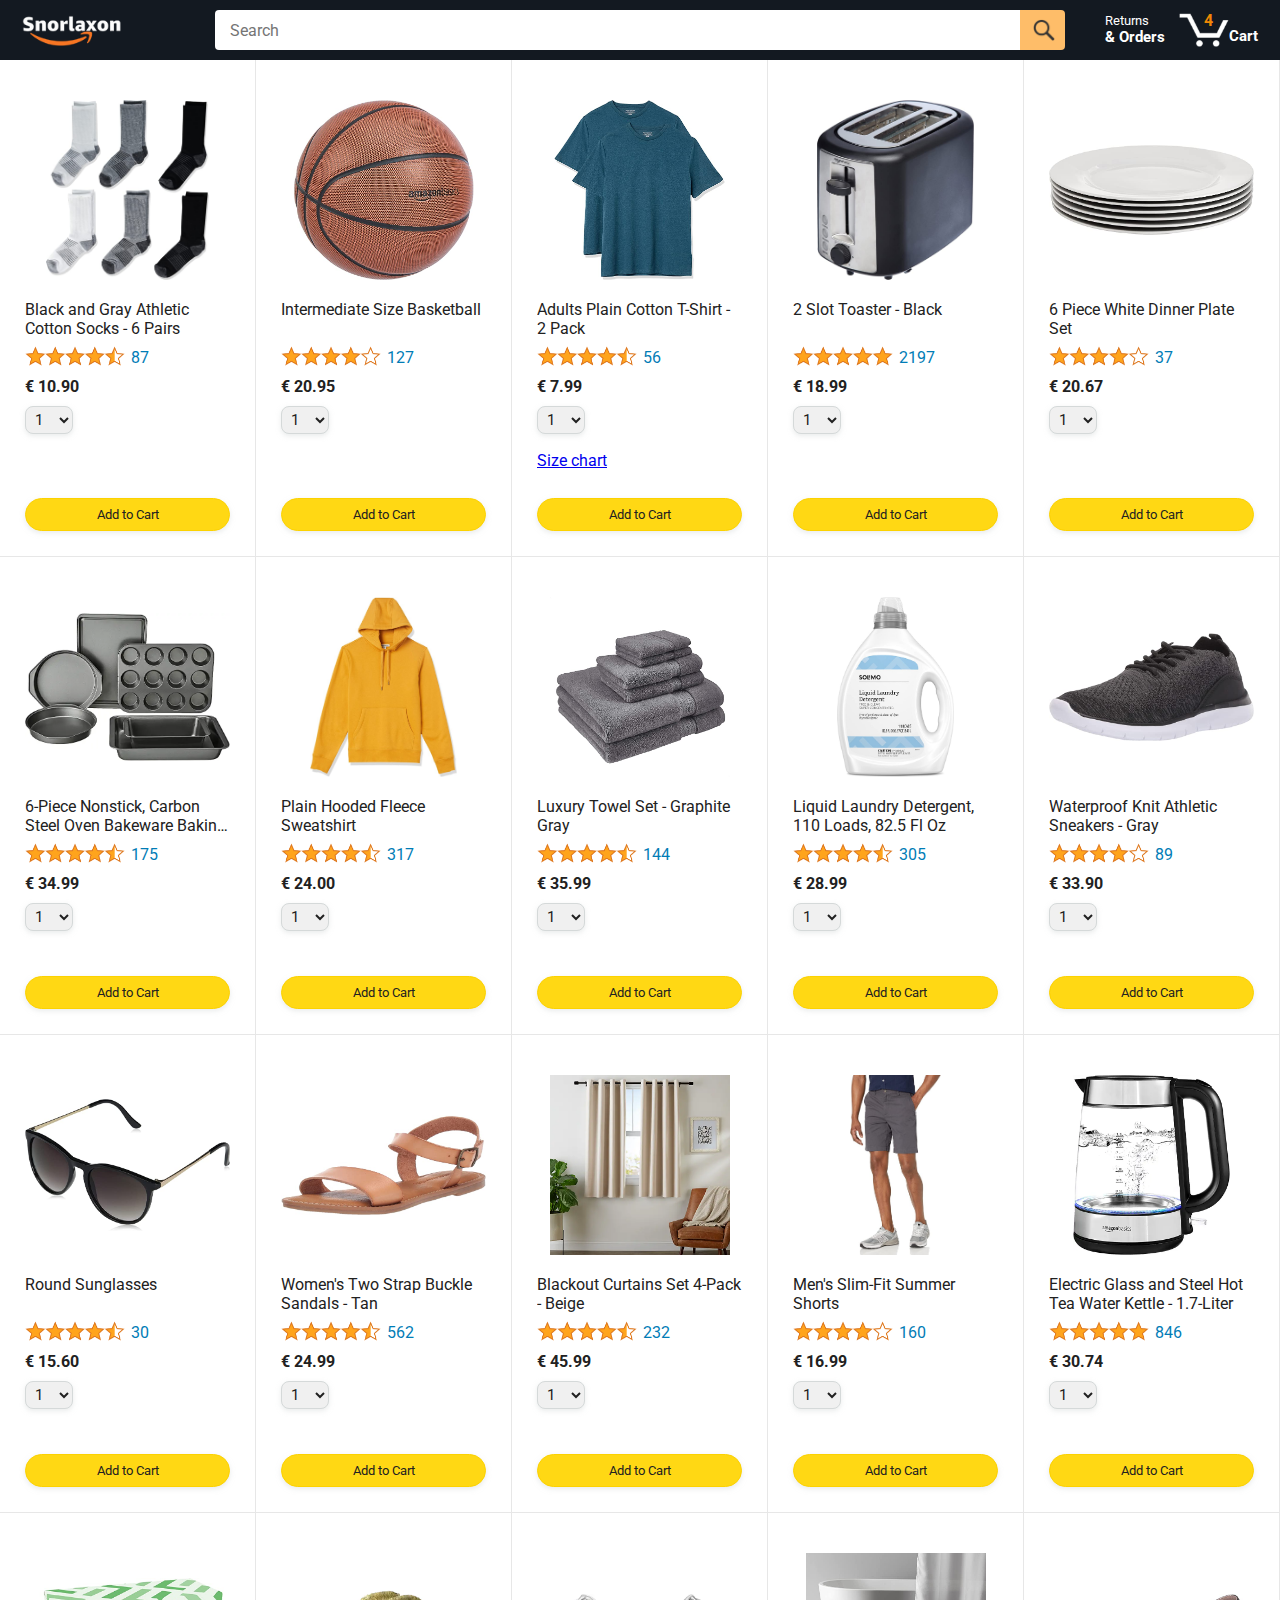
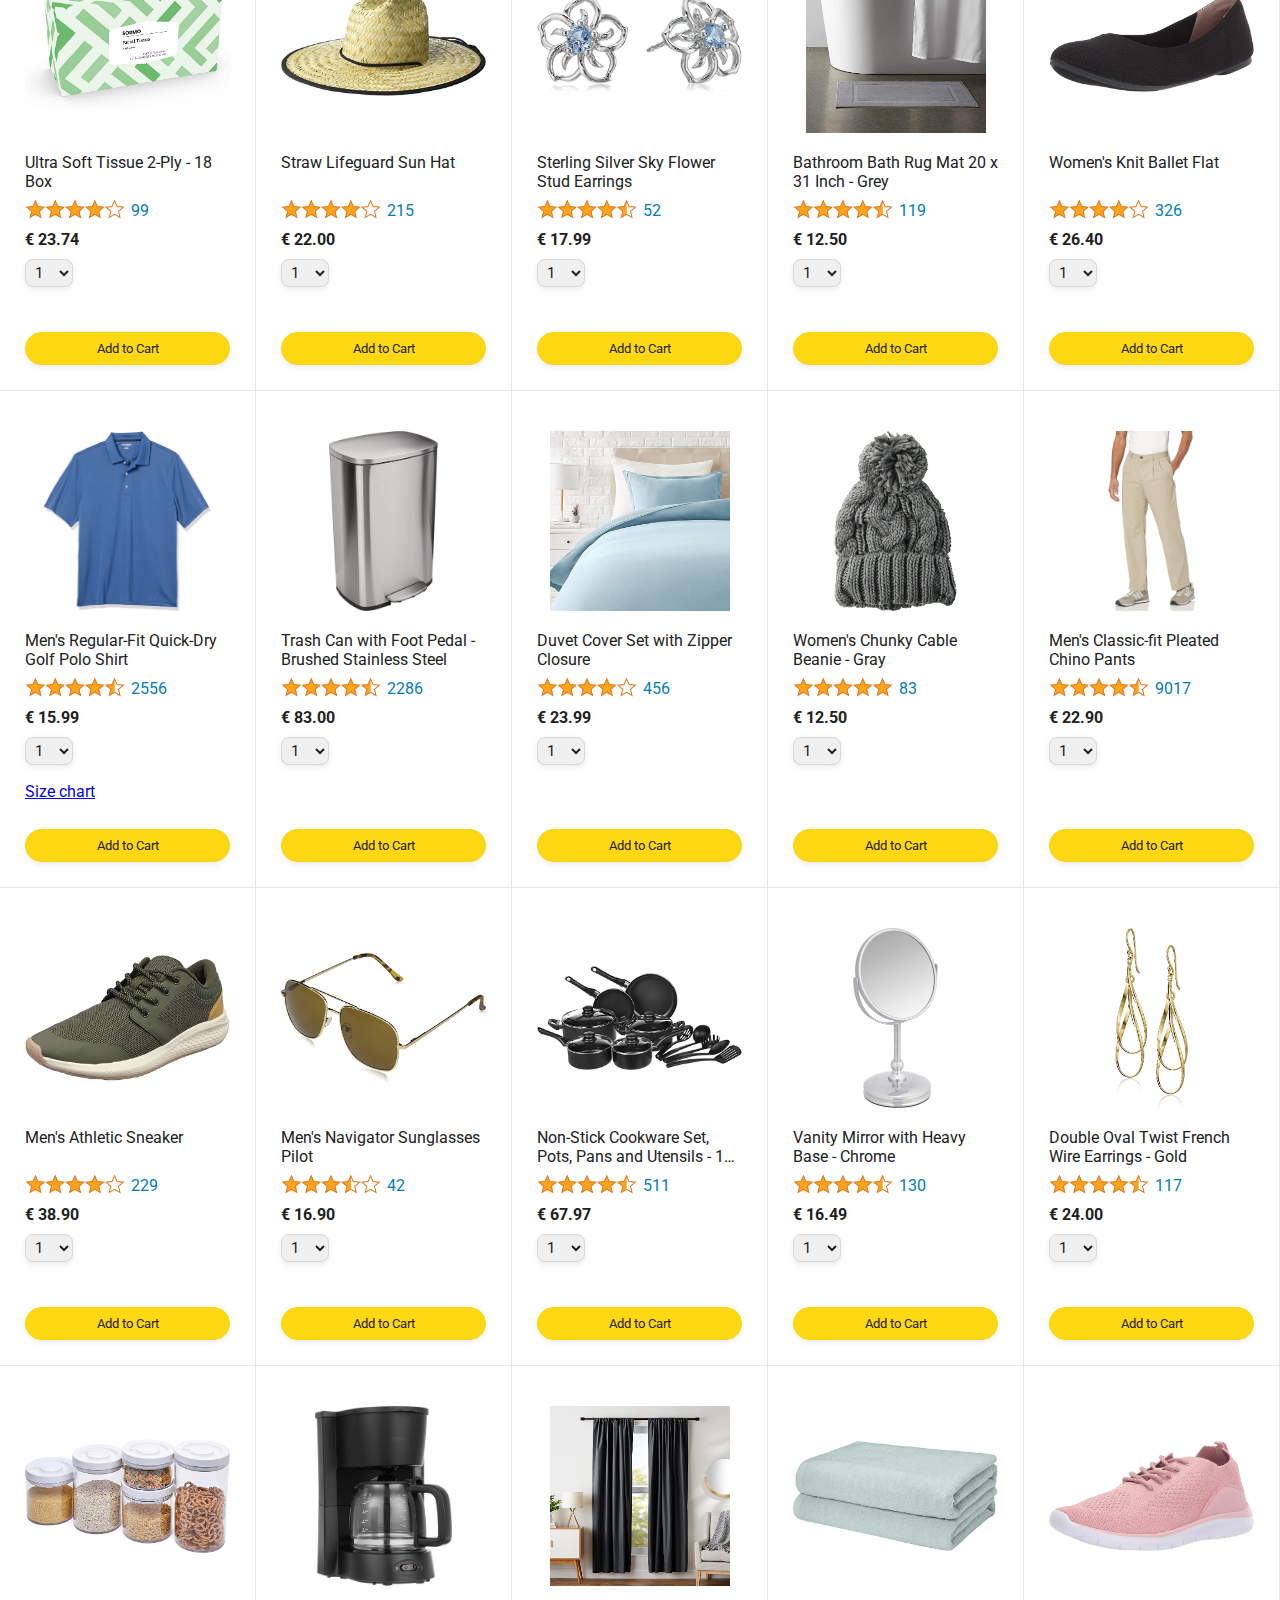
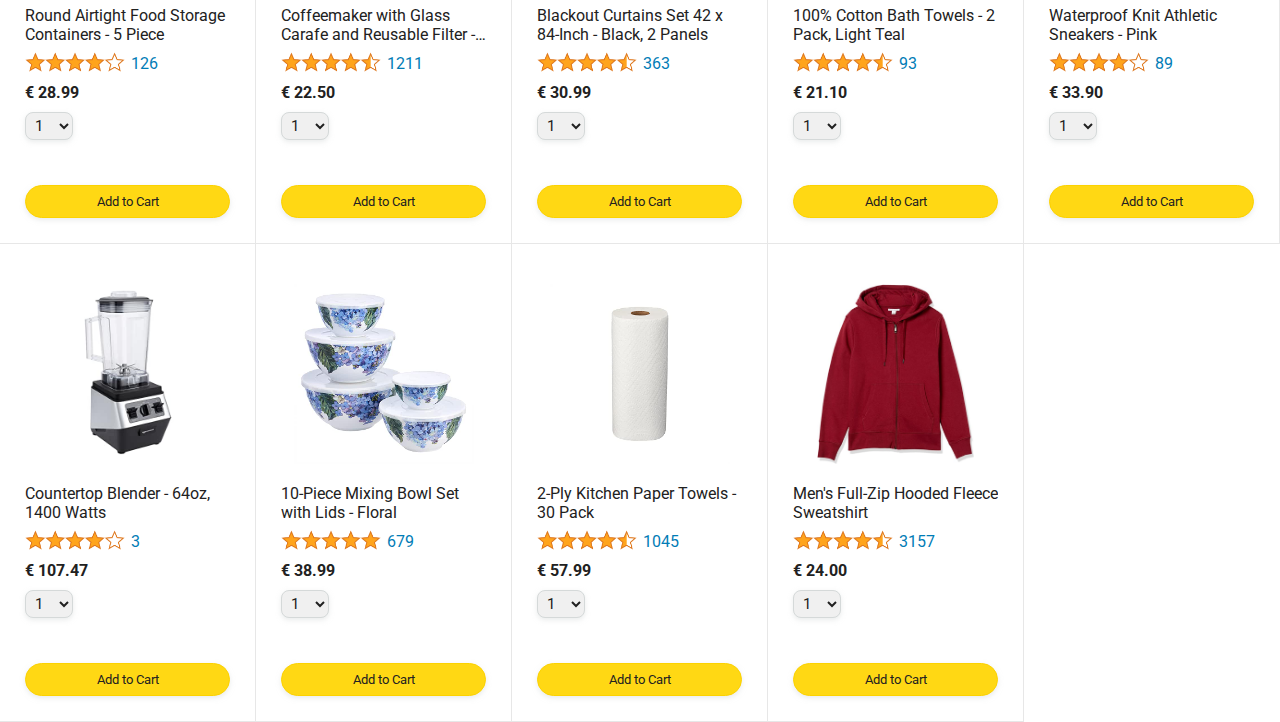
<file: index.html>
<!DOCTYPE html>
<html>
  <head>
    <title>Amazon Project</title>

    <!-- This code is needed for responsive design to work.
      (Responsive design = make the website look good on
      smaller screen sizes like a phone or a tablet). -->
    <meta name="viewport" content="width=device-width, initial-scale=1">

    <!-- Load a font called Roboto from Google Fonts. -->
    <link rel="preconnect" href="https://fonts.googleapis.com">
    <link rel="preconnect" href="https://fonts.gstatic.com" crossorigin>
    <link href="https://fonts.googleapis.com/css2?family=Roboto:wght@400;500;700&display=swap" rel="stylesheet">

    <!-- Here are the CSS files for this page. -->
    <link rel="stylesheet" href="styles/shared/general.css">
    <link rel="stylesheet" href="styles/shared/amazon-header.css">
    <link rel="stylesheet" href="styles/pages/amazon.css">
  </head>
  <body>
    <div class="amazon-header">
      <div class="amazon-header-left-section">
        <a href="./" class="header-link">
          <img class="amazon-logo"
            src="images/logo.png">
            <!-- src="images/amazon-logo-white.png"> -->
          <img class="amazon-mobile-logo"
            src="images/amazon-mobile-logo-white.png">
        </a>
      </div>

      <div class="amazon-header-middle-section">
        <input class="search-bar" type="text" placeholder="Search">

        <button class="search-button">
          <img class="search-icon" src="images/icons/search-icon.png">
        </button>
      </div>

      <div class="amazon-header-right-section">
        <a class="orders-link header-link" href="orders.html">
          <span class="returns-text">Returns</span>
          <span class="orders-text">& Orders</span>
        </a>

        <a class="cart-link header-link" href="checkout.html">
          <img class="cart-icon" src="images/icons/cart-icon.png">
          <div class="cart-quantity js-cart-quantity"></div>
          <div class="cart-text">Cart</div>
        </a>
      </div>
    </div>
    
    <div class="main">
      <div class="products-grid js-products-grid">

      </div>
    </div>
    <script type="module" src="./js/amazon.js"></script>
  </body>
</html>
</file>
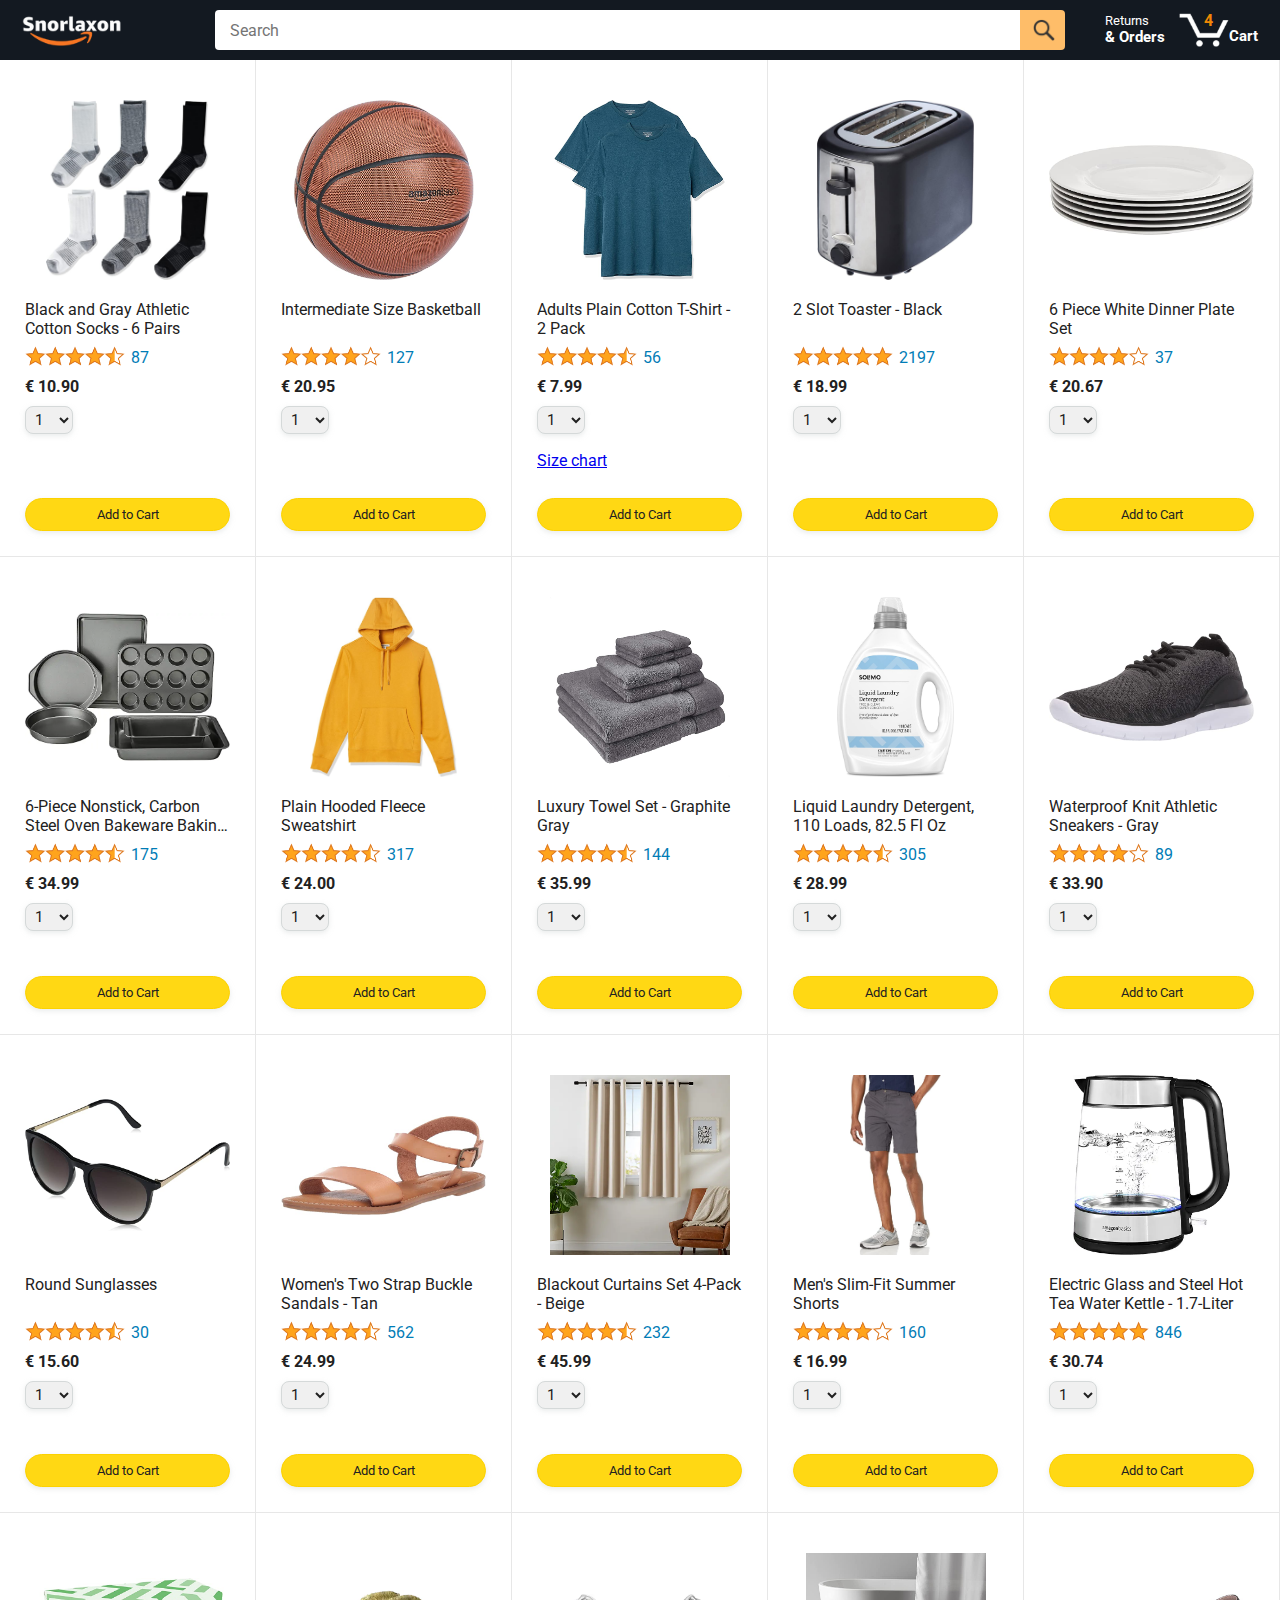
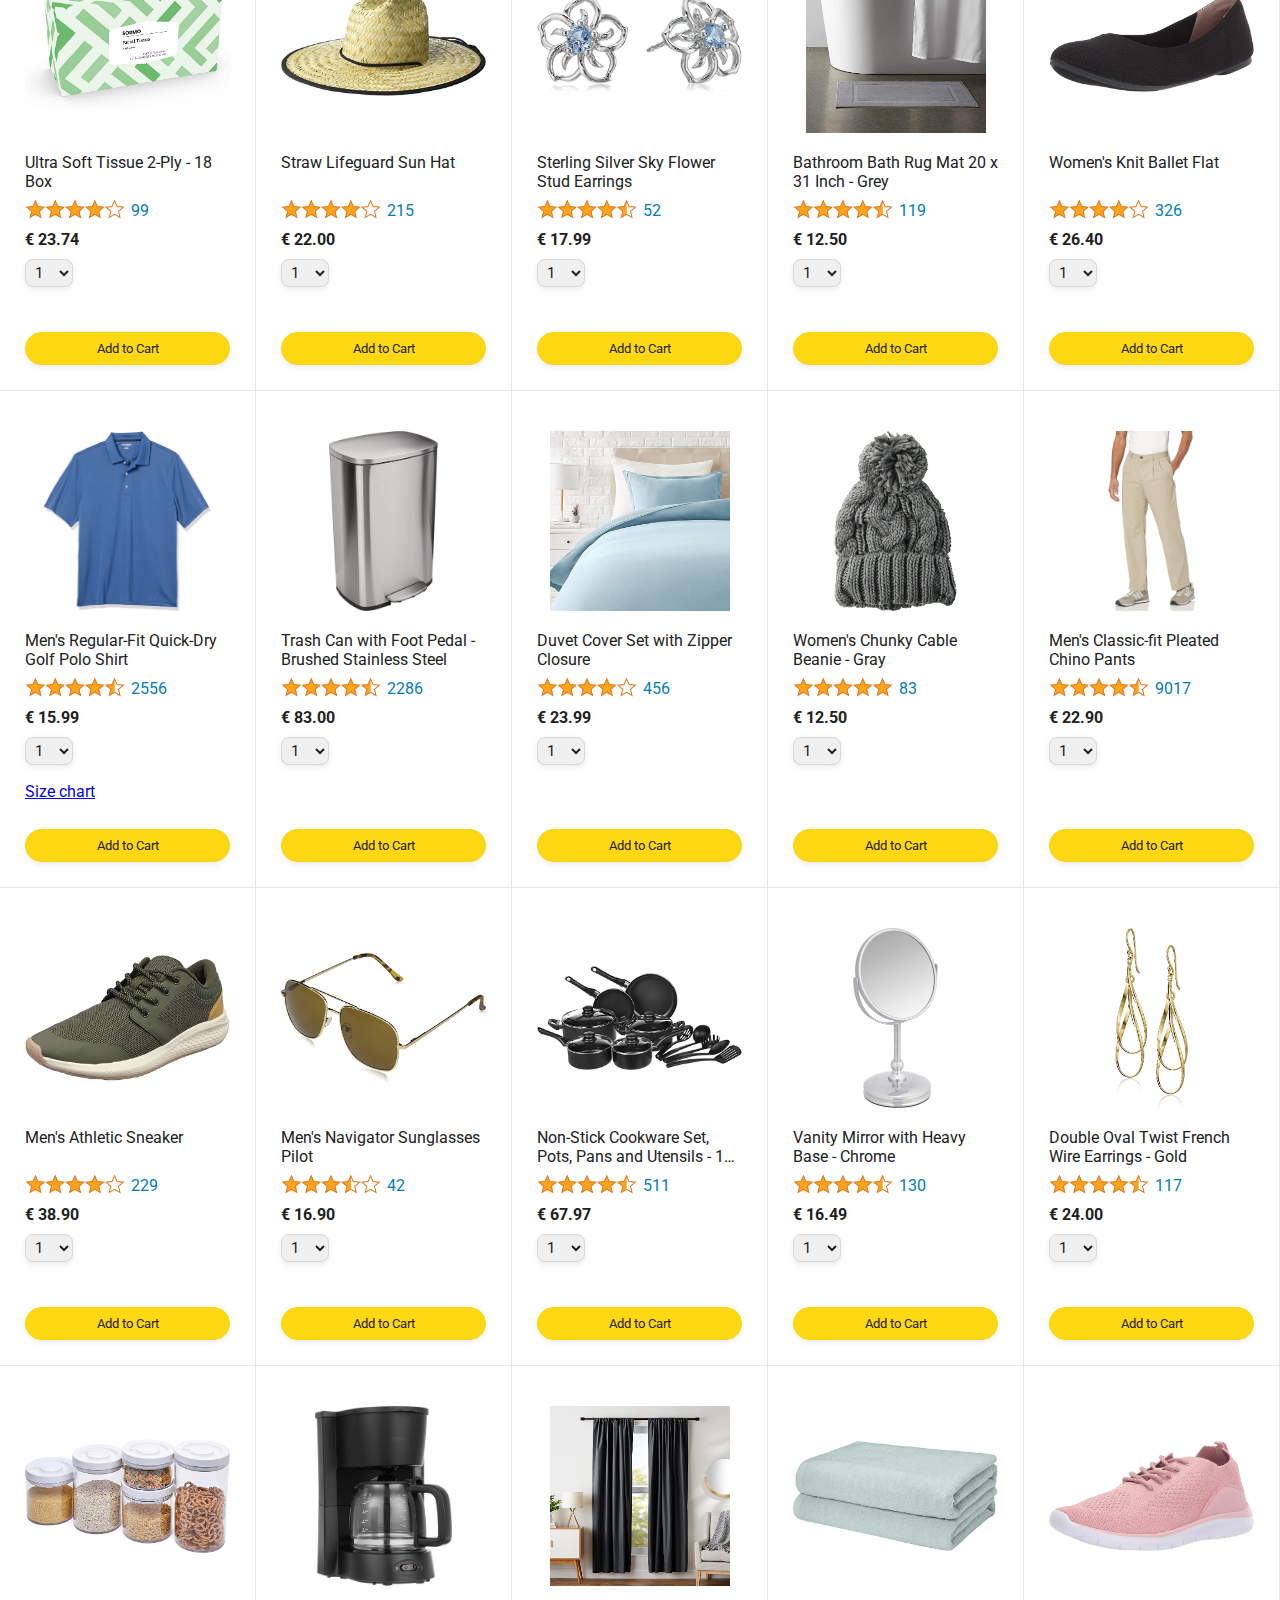
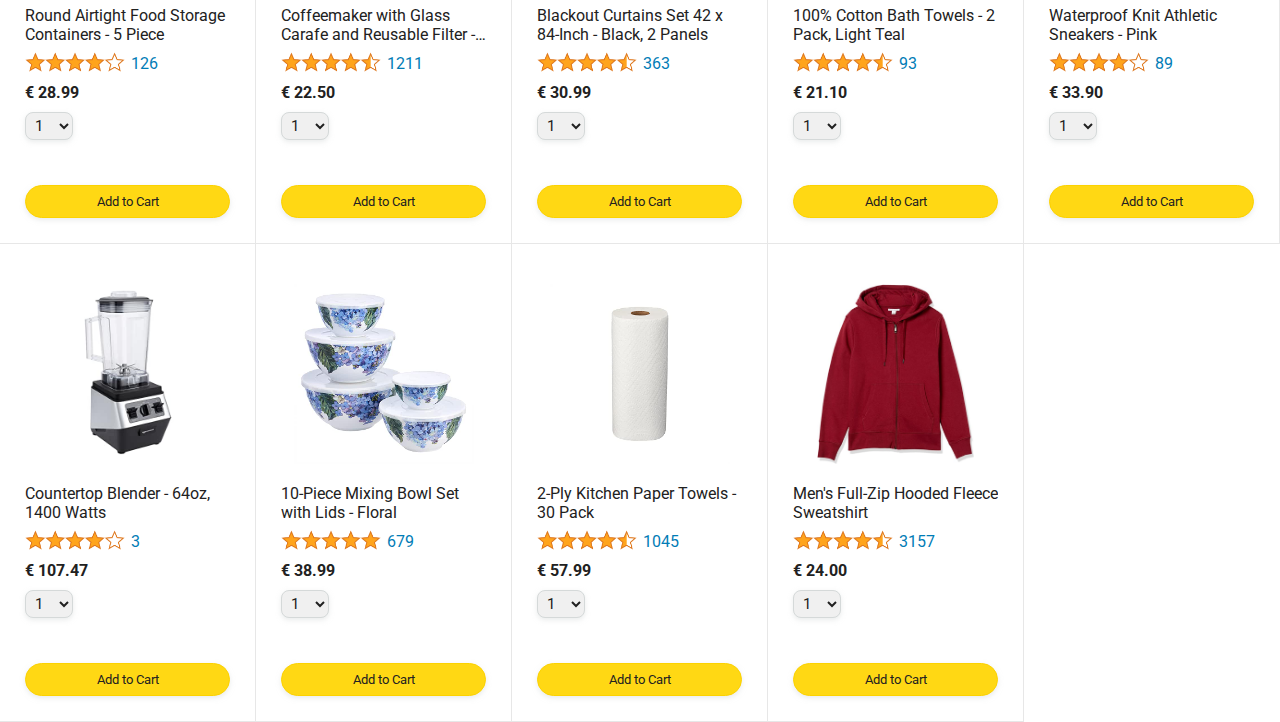
<file: amazon.html>
<!DOCTYPE html>
<html>
  <head>
    <title>Amazon Project</title>

    <!-- This code is needed for responsive design to work.
      (Responsive design = make the website look good on
      smaller screen sizes like a phone or a tablet). -->
    <meta name="viewport" content="width=device-width, initial-scale=1">

    <!-- Load a font called Roboto from Google Fonts. -->
    <link rel="preconnect" href="https://fonts.googleapis.com">
    <link rel="preconnect" href="https://fonts.gstatic.com" crossorigin>
    <link href="https://fonts.googleapis.com/css2?family=Roboto:wght@400;500;700&display=swap" rel="stylesheet">

    <!-- Here are the CSS files for this page. -->
    <link rel="stylesheet" href="styles/shared/general.css">
    <link rel="stylesheet" href="styles/shared/amazon-header.css">
    <link rel="stylesheet" href="styles/pages/amazon.css">
  </head>
  <body>
    <div class="amazon-header">
      <div class="amazon-header-left-section">
        <a href="amazon.html" class="header-link">
          <img class="amazon-logo"
            src="images/logo.png">
            <!-- src="images/amazon-logo-white.png"> -->
          <img class="amazon-mobile-logo"
            src="images/amazon-mobile-logo-white.png">
        </a>
      </div>

      <div class="amazon-header-middle-section">
        <input class="search-bar" type="text" placeholder="Search">

        <button class="search-button">
          <img class="search-icon" src="images/icons/search-icon.png">
        </button>
      </div>

      <div class="amazon-header-right-section">
        <a class="orders-link header-link" href="orders.html">
          <span class="returns-text">Returns</span>
          <span class="orders-text">& Orders</span>
        </a>

        <a class="cart-link header-link" href="checkout.html">
          <img class="cart-icon" src="images/icons/cart-icon.png">
          <div class="cart-quantity js-cart-quantity"></div>
          <div class="cart-text">Cart</div>
        </a>
      </div>
    </div>
    
    <div class="main">
      <div class="products-grid js-products-grid">

      </div>
    </div>
    <script type="module" src="./js/amazon.js"></script>
  </body>
</html>
</file>
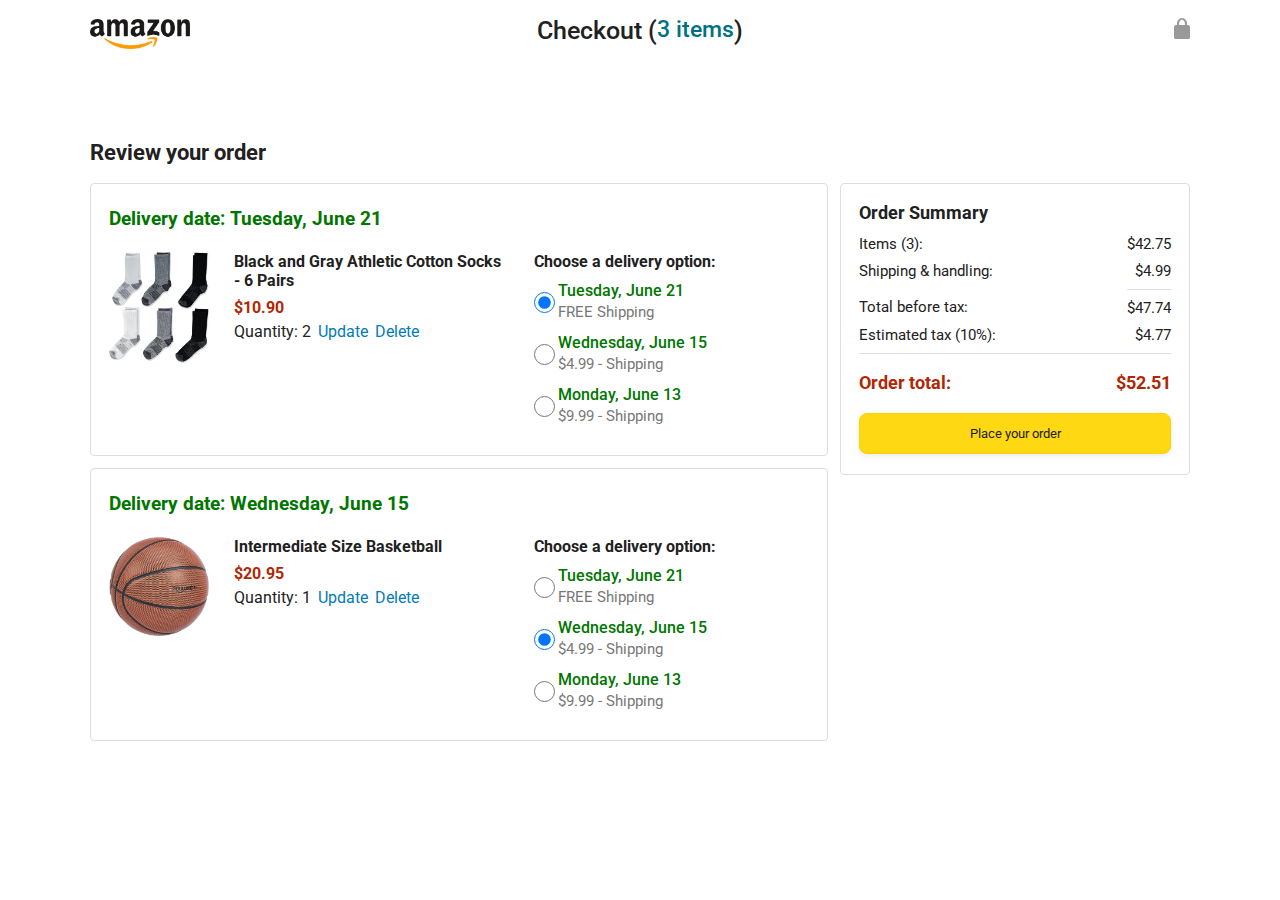
<file: checkout2.html>
<!DOCTYPE html>
<html>

<head>
  <title>Checkout</title>

  <!-- This code is needed for responsive design to work.
      (Responsive design = make the website look good on
      smaller screen sizes like a phone or a tablet). -->
  <meta name="viewport" content="width=device-width, initial-scale=1">

  <!-- Load a font called Roboto from Google Fonts. -->
  <link rel="preconnect" href="https://fonts.googleapis.com">
  <link rel="preconnect" href="https://fonts.gstatic.com" crossorigin>
  <link href="https://fonts.googleapis.com/css2?family=Roboto:wght@400;500;700&display=swap" rel="stylesheet">

  <!-- Here are the CSS files for this page. -->
  <link rel="stylesheet" href="styles/shared/general.css">
  <link rel="stylesheet" href="styles/pages/checkout/checkout-header.css">
  <link rel="stylesheet" href="styles/pages/checkout/checkout.css">
</head>

<body>
  <div class="checkout-header">
    <div class="header-content">
      <div class="checkout-header-left-section">
        <a href="./">
          <img class="amazon-logo" src="images/amazon-logo.png">
          <img class="amazon-mobile-logo" src="images/amazon-mobile-logo.png">
        </a>
      </div>

      <div class="checkout-header-middle-section">
        Checkout (<a class="return-to-home-link" href="./">3 items</a>)
      </div>

      <div class="checkout-header-right-section">
        <img src="images/icons/checkout-lock-icon.png">
      </div>
    </div>
  </div>

  <div class="main">
    <div class="page-title">Review your order</div>

    <div class="checkout-grid">
      <div class="order-summary">
        <div class="cart-item-container">
          <div class="delivery-date">
            Delivery date: Tuesday, June 21
          </div>

          <div class="cart-item-details-grid">
            <img class="product-image" src="images/products/athletic-cotton-socks-6-pairs.jpg">

            <div class="cart-item-details">
              <div class="product-name">
                Black and Gray Athletic Cotton Socks - 6 Pairs
              </div>
              <div class="product-price">
                $10.90
              </div>
              <div class="product-quantity">
                <span>
                  Quantity: <span class="quantity-label">2</span>
                </span>
                <span class="update-quantity-link link-primary">
                  Update
                </span>
                <span class="delete-quantity-link link-primary">
                  Delete
                </span>
              </div>
            </div>

            <div class="delivery-options">
              <div class="delivery-options-title">
                Choose a delivery option:
              </div>
              <div class="delivery-option">
                <input type="radio" checked class="delivery-option-input" name="delivery-option-1">
                <div>
                  <div class="delivery-option-date">
                    Tuesday, June 21
                  </div>
                  <div class="delivery-option-price">
                    FREE Shipping
                  </div>
                </div>
              </div>
              <div class="delivery-option">
                <input type="radio" class="delivery-option-input" name="delivery-option-1">
                <div>
                  <div class="delivery-option-date">
                    Wednesday, June 15
                  </div>
                  <div class="delivery-option-price">
                    $4.99 - Shipping
                  </div>
                </div>
              </div>
              <div class="delivery-option">
                <input type="radio" class="delivery-option-input" name="delivery-option-1">
                <div>
                  <div class="delivery-option-date">
                    Monday, June 13
                  </div>
                  <div class="delivery-option-price">
                    $9.99 - Shipping
                  </div>
                </div>
              </div>
            </div>
          </div>
        </div>

        <div class="cart-item-container">
          <div class="delivery-date">
            Delivery date: Wednesday, June 15
          </div>

          <div class="cart-item-details-grid">
            <img class="product-image" src="images/products/intermediate-composite-basketball.jpg">

            <div class="cart-item-details">
              <div class="product-name">
                Intermediate Size Basketball
              </div>
              <div class="product-price">
                $20.95
              </div>
              <div class="product-quantity">
                <span>
                  Quantity: <span class="quantity-label">1</span>
                </span>
                <span class="update-quantity-link link-primary">
                  Update
                </span>
                <span class="delete-quantity-link link-primary">
                  Delete
                </span>
              </div>
            </div>

            <div class="delivery-options">
              <div class="delivery-options-title">
                Choose a delivery option:
              </div>

              <div class="delivery-option">
                <input type="radio" class="delivery-option-input" name="delivery-option-2">
                <div>
                  <div class="delivery-option-date">
                    Tuesday, June 21
                  </div>
                  <div class="delivery-option-price">
                    FREE Shipping
                  </div>
                </div>
              </div>
              <div class="delivery-option">
                <input type="radio" checked class="delivery-option-input" name="delivery-option-2">
                <div>
                  <div class="delivery-option-date">
                    Wednesday, June 15
                  </div>
                  <div class="delivery-option-price">
                    $4.99 - Shipping
                  </div>
                </div>
              </div>
              <div class="delivery-option">
                <input type="radio" class="delivery-option-input" name="delivery-option-2">
                <div>
                  <div class="delivery-option-date">
                    Monday, June 13
                  </div>
                  <div class="delivery-option-price">
                    $9.99 - Shipping
                  </div>
                </div>
              </div>
            </div>
          </div>
        </div>
      </div>

      <div class="payment-summary">
        <div class="payment-summary-title">
          Order Summary
        </div>

        <div class="payment-summary-row">
          <div>Items (3):</div>
          <div class="payment-summary-money">$42.75</div>
        </div>

        <div class="payment-summary-row">
          <div>Shipping &amp; handling:</div>
          <div class="payment-summary-money">$4.99</div>
        </div>

        <div class="payment-summary-row subtotal-row">
          <div>Total before tax:</div>
          <div class="payment-summary-money">$47.74</div>
        </div>

        <div class="payment-summary-row">
          <div>Estimated tax (10%):</div>
          <div class="payment-summary-money">$4.77</div>
        </div>

        <div class="payment-summary-row total-row">
          <div>Order total:</div>
          <div class="payment-summary-money">$52.51</div>
        </div>

        <button class="place-order-button button-primary">
          Place your order
        </button>
      </div>
    </div>
  </div>
</body>

</html>
</file>
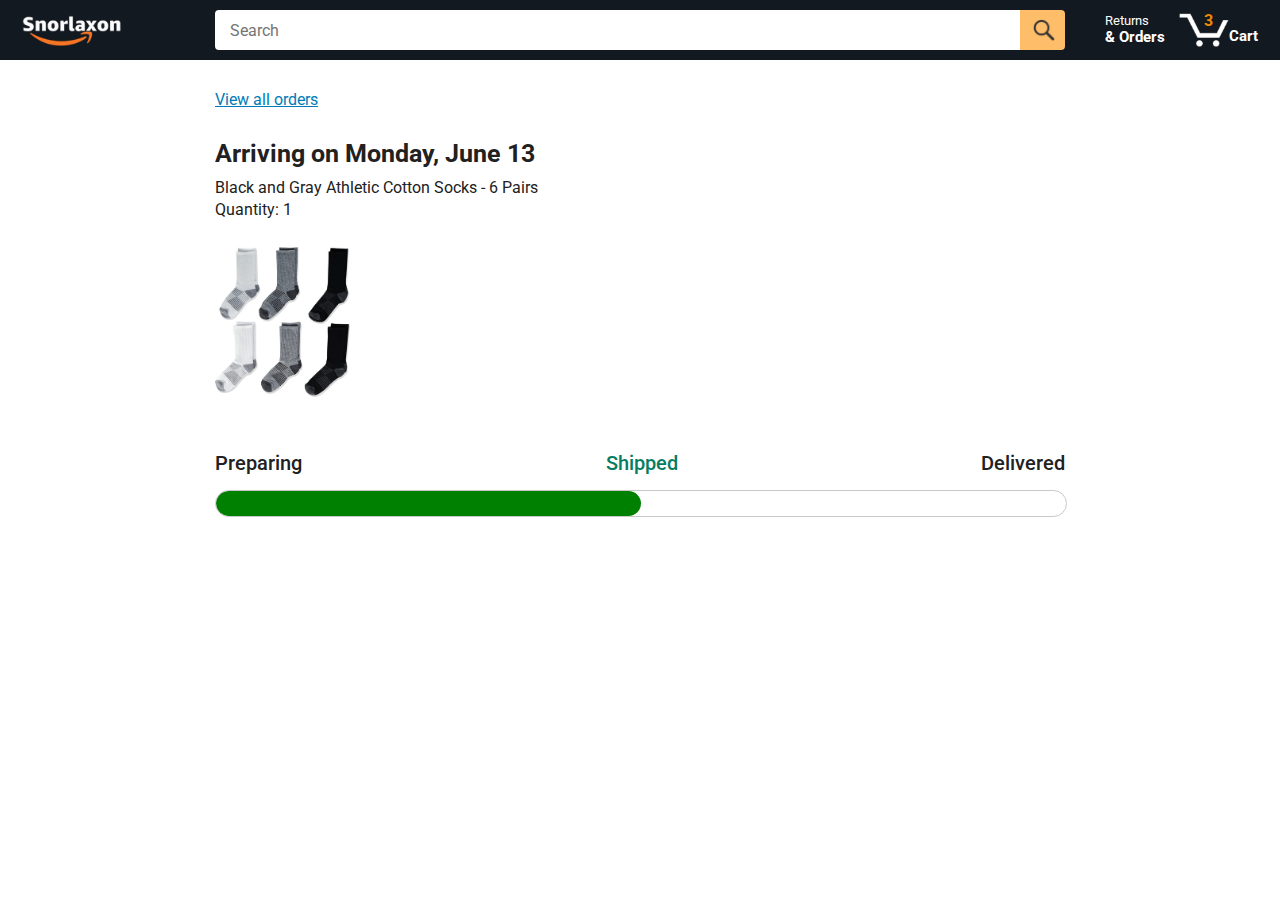
<file: tracking.html>
<!DOCTYPE html>
<html>
  <head>
    <title>Tracking</title>

    <!-- This code is needed for responsive design to work.
      (Responsive design = make the website look good on
      smaller screen sizes like a phone or a tablet). -->
    <meta name="viewport" content="width=device-width, initial-scale=1">

    <!-- Load a font called Roboto from Google Fonts. -->
    <link rel="preconnect" href="https://fonts.googleapis.com">
    <link rel="preconnect" href="https://fonts.gstatic.com" crossorigin>
    <link href="https://fonts.googleapis.com/css2?family=Roboto:wght@400;500;700&display=swap" rel="stylesheet">

    <!-- Here are the CSS files for this page. -->
    <link rel="stylesheet" href="styles/shared/general.css">
    <link rel="stylesheet" href="styles/shared/amazon-header.css">
    <link rel="stylesheet" href="styles/pages/tracking.css">
  </head>
  <body>
    <div class="amazon-header">
      <div class="amazon-header-left-section">
        <a href="./" class="header-link">
          <img class="amazon-logo"
            src="images/logo.png">
          <img class="amazon-mobile-logo"
            src="images/amazon-mobile-logo-white.png">
        </a>
      </div>

      <div class="amazon-header-middle-section">
        <input class="search-bar" type="text" placeholder="Search">

        <button class="search-button">
          <img class="search-icon" src="images/icons/search-icon.png">
        </button>
      </div>

      <div class="amazon-header-right-section">
        <a class="orders-link header-link" href="orders.html">
          <span class="returns-text">Returns</span>
          <span class="orders-text">& Orders</span>
        </a>

        <a class="cart-link header-link" href="checkout.html">
          <img class="cart-icon" src="images/icons/cart-icon.png">
          <div class="cart-quantity">3</div>
          <div class="cart-text">Cart</div>
        </a>
      </div>
    </div>

    <div class="main">
      <div class="order-tracking">
        <a class="back-to-orders-link link-primary" href="orders.html">
          View all orders
        </a>

        <div class="delivery-date">
          Arriving on Monday, June 13
        </div>

        <div class="product-info">
          Black and Gray Athletic Cotton Socks - 6 Pairs
        </div>

        <div class="product-info">
          Quantity: 1
        </div>

        <img class="product-image" src="images/products/athletic-cotton-socks-6-pairs.jpg">

        <div class="progress-labels-container">
          <div class="progress-label">
            Preparing
          </div>
          <div class="progress-label current-status">
            Shipped
          </div>
          <div class="progress-label">
            Delivered
          </div>
        </div>

        <div class="progress-bar-container">
          <div class="progress-bar"></div>
        </div>
      </div>
    </div>

    <script>
      const url = new URL(window.location.href)
      console.log(url.searchParams.get('orderId'))
    </script>
  </body>
</html>
</file>
<file: styles/shared/general.css>
body {
  font-family: Roboto, Arial;
  color: rgb(33, 33, 33);
  /* The <body> element has a default margin of 8px
     on all sides. This removes the default margins. */
  margin: 0;
}

/* <p> elements have a default margin on the top
   and bottom. This removes the default margins. */
p {
  margin: 0;
}

button {
  cursor: pointer;
}

select {
  cursor: pointer;
}

input, select, button {
  font-family: Roboto, Arial;
}

.button-primary {
  color: rgb(33, 33, 33);
  background-color: rgb(255, 216, 20);
  border: 1px solid rgb(252, 210, 0);
  border-radius: 8px;
  cursor: pointer;
  box-shadow: 0 2px 5px rgba(213, 217, 217, 0.5);
}

.button-primary:hover {
  background-color: rgb(247, 202, 0);
  border: 1px solid rgb(242, 194, 0);
}

.button-primary:active {
  background: rgb(255, 216, 20);
  border-color: rgb(252, 210, 0);
  box-shadow: none;
}

.button-secondary {
  color: rgb(33, 33, 33);
  background: white;
  border: 1px solid rgb(213, 217, 217);
  border-radius: 8px;
  cursor: pointer;
  box-shadow: 0 2px 5px rgba(213, 217, 217, 0.5);
}

.button-secondary:hover {
  background-color: rgb(247, 250, 250);
}

.button-secondary:active {
  background-color: rgb(237, 253, 255);
  box-shadow: none;
}

/* These styles will limit text to 2 lines. Anything
   beyond 2 lines will be replaced with "..."
   You can find this code by using an A.I. tool or by
   searching in Google.
   https://css-tricks.com/almanac/properties/l/line-clamp/ */
.limit-text-to-2-lines {
  display: -webkit-box;
  -webkit-line-clamp: 2;
  -webkit-box-orient: vertical;
  overflow: hidden;
}

.link-primary {
  color: rgb(1, 124, 182);
  cursor: pointer;
}

.link-primary:hover {
  color: rgb(196, 80, 0);
}

/* Styles for dropdown selectors. */
select {
  color: rgb(33, 33, 33);
  background-color: rgb(240, 240, 240);
  border: 1px solid rgb(213, 217, 217);
  border-radius: 8px;
  padding: 3px 5px;
  font-size: 15px;
  cursor: pointer;
  box-shadow: 0 2px 5px rgba(213, 217, 217, 0.5);
}

select:focus,
input:focus {
  outline: 2px solid rgb(255, 153, 0);
}
</file>
<file: styles/shared/amazon-header.css>
.amazon-header {
  background-color: rgb(19, 25, 33);
  color: white;
  padding-left: 15px;
  padding-right: 15px;

  display: flex;
  align-items: center;
  justify-content: space-between;

  position: fixed;
  top: 0;
  left: 0;
  right: 0;
  height: 60px;
}

.amazon-header-left-section {
  width: 180px;
}

@media (max-width: 800px) {
  .amazon-header-left-section {
    width: unset;
  }
}

.header-link {
  display: inline-block;
  padding: 6px;
  border-radius: 2px;
  cursor: pointer;
  text-decoration: none;
  border: 1px solid rgba(0, 0, 0, 0);
}

.header-link:hover {
  border: 1px solid white;
}

.amazon-logo {
  width: 100px;
  margin-top: 5px;
}

.amazon-mobile-logo {
  display: none;
}

@media (max-width: 575px) {
  .amazon-logo {
    display: none;
  }

  .amazon-mobile-logo {
    display: block;
    height: 35px;
    margin-top: 5px;
  }
}

.amazon-header-middle-section {
  flex: 1;
  max-width: 850px;
  margin-left: 10px;
  margin-right: 10px;
  display: flex;
}

.search-bar {
  flex: 1;
  width: 0;
  font-size: 16px;
  height: 38px;
  padding-left: 15px;
  border: none;
  border-top-left-radius: 4px;
  border-bottom-left-radius: 4px;
  border-top-right-radius: 0;
  border-bottom-right-radius: 0;
}

.search-button {
  background-color: rgb(254, 189, 105);
  border: none;
  width: 45px;
  height: 40px;
  border-top-right-radius: 4px;
  border-bottom-right-radius: 4px;
  flex-shrink: 0;
}

.search-icon {
  height: 22px;
  margin-left: 2px;
  margin-top: 3px;
}

.amazon-header-right-section {
  width: 180px;
  flex-shrink: 0;
  display: flex;
  justify-content: end;
}

.orders-link {
  color: white;
}

.returns-text {
  display: block;
  font-size: 13px;
}

.orders-text {
  display: block;
  font-size: 15px;
  font-weight: 700;
}

.cart-link {
  color: white;
  display: flex;
  align-items: center;
  position: relative;
}

.cart-icon {
  width: 50px;
}

.cart-text {
  margin-top: 12px;
  font-size: 15px;
  font-weight: 700;
}

.cart-quantity {
  color: rgb(240, 136, 4);
  font-size: 16px;
  font-weight: 700;

  position: absolute;
  top: 4px;
  left: 22px;
  
  width: 26px;
  text-align: center;
}
</file>
<file: styles/pages/amazon.css>
.main {
  margin-top: 60px;
}

.products-grid {
  display: grid;

  /* - In CSS Grid, 1fr means a column will take up the
       remaining space in the grid.
     - If we write 1fr 1fr ... 1fr; 8 times, this will
       divide the grid into 8 columns, each taking up an
       equal amount of the space.
     - repeat(8, 1fr); is a shortcut for repeating "1fr"
       8 times (instead of typing out "1fr" 8 times).
       repeat(...) is a special property that works with
       display: grid; */
  grid-template-columns: repeat(8, 1fr);
}

/* @media is used to create responsive design (making the
   website look good on any screen size). This @media
   means when the screen width is 2000px or less, we
   will divide the grid into 7 columns instead of 8. */
@media (max-width: 2000px) {
  .products-grid {
    grid-template-columns: repeat(7, 1fr);
  }
}

/* This @media means when the screen width is 1600px or
   less, we will divide the grid into 6 columns. */
@media (max-width: 1600px) {
  .products-grid {
    grid-template-columns: repeat(6, 1fr);
  }
}

@media (max-width: 1300px) {
  .products-grid {
    grid-template-columns: repeat(5, 1fr);
  }
}

@media (max-width: 1000px) {
  .products-grid {
    grid-template-columns: repeat(4, 1fr);
  }
}

@media (max-width: 800px) {
  .products-grid {
    grid-template-columns: repeat(3, 1fr);
  }
}

@media (max-width: 575px) {
  .products-grid {
    grid-template-columns: repeat(2, 1fr);
  }
}

@media (max-width: 450px) {
  .products-grid {
    grid-template-columns: 1fr;
  }
}

.product-container {
  padding-top: 40px;
  padding-bottom: 25px;
  padding-left: 25px;
  padding-right: 25px;

  border-right: 1px solid rgb(231, 231, 231);
  border-bottom: 1px solid rgb(231, 231, 231);

  display: flex;
  flex-direction: column;
}

.product-image-container {
  display: flex;
  justify-content: center;
  align-items: center;

  height: 180px;
  margin-bottom: 20px;
}

.product-image {
  /* Images will overflow their container by default. To
    prevent this, we set max-width and max-height to 100%
    so they stay inside their container. */
  max-width: 100%;
  max-height: 100%;
}

.product-name {
  height: 40px;
  margin-bottom: 5px;
}

.product-rating-container {
  display: flex;
  align-items: center;
  margin-bottom: 10px;
}

.product-rating-stars {
  width: 100px;
  margin-right: 6px;
}

.product-rating-count {
  color: rgb(1, 124, 182);
  cursor: pointer;
  margin-top: 3px;
}

.product-price {
  font-weight: 700;
  margin-bottom: 10px;
}

.product-quantity-container {
  margin-bottom: 17px;
}

.product-spacer {
  flex: 1;
}

.added-to-cart {
  color: rgb(6, 125, 98);
  font-size: 16px;

  display: flex;
  align-items: center;
  margin-bottom: 8px;

  /* At first, the "Added to cart" message will
     be invisible. Use JavaScript to change the
     opacity and make it visible. */
  opacity: 0;
}

.added-to-cart img {
  height: 20px;
  margin-right: 5px;
}

.add-to-cart-button {
  width: 100%;
  padding: 8px;
  border-radius: 50px;
}
</file>
<file: styles/pages/checkout/checkout-header.css>
.checkout-header {
  height: 60px;
  padding-left: 30px;
  padding-right: 30px;
  background-color: white;

  display: flex;
  justify-content: center;

  position: fixed;
  top: 0;
  left: 0;
  right: 0;
  z-index: 1000;
}

.header-content {
  width: 100%;
  max-width: 1100px;

  display: flex;
  align-items: center;
}

.checkout-header-left-section {
  width: 150px;
}

.amazon-logo {
  width: 100px;
  margin-top: 12px;
}

.amazon-mobile-logo {
  display: none;
}

/* @media is used to create responsive design (making the
   website look good on any screen size). This @media
   means when the screen width is 575px or less, different
   styles (inside the {...}) will be applied. */
@media (max-width: 575px) {
  .checkout-header-left-section {
    width: auto;
  }

  .amazon-logo {
    display: none;
  }

  .amazon-mobile-logo {
    display: inline-block;
    height: 35px;
    margin-top: 5px;
  }
}

.checkout-header-middle-section {
  flex: 1;
  flex-shrink: 0;
  text-align: center;

  font-size: 25px;
  font-weight: 500;

  display: flex;
  justify-content: center;
}

.return-to-home-link {
  color: rgb(0, 113, 133);
  font-size: 23px;
  text-decoration: none;
  cursor: pointer;
}

@media (max-width: 1000px) {
  .checkout-header-middle-section {
    font-size: 20px;
    margin-right: 60px;
  }

  .return-to-home-link {
    font-size: 18px;
  }
}

@media (max-width: 575px) {
  .checkout-header-middle-section {
    margin-right: 5px;
  }
}

.checkout-header-right-section {
  text-align: right;
  width: 150px;
}

@media (max-width: 1000px) {
  .checkout-header-right-section {
    width: auto;
  }
}
</file>
<file: styles/pages/checkout/checkout.css>
.main {
  max-width: 1100px;
  padding-left: 30px;
  padding-right: 30px;

  margin-top: 140px;
  margin-bottom: 100px;

  /* margin-left: auto;
     margin-right auto;
     Is a trick for centering an element horizontally
     without needing a container. */
  margin-left: auto;
  margin-right: auto;
}

.page-title {
  font-weight: 700;
  font-size: 22px;
  margin-bottom: 18px;
}

.checkout-grid {
  display: grid;
  /* Here, 1fr means the first column will take
     up the remaining space in the grid. */
  grid-template-columns: 1fr 350px;
  column-gap: 12px;

  /* Use align-items: start; to prevent the elements
     in the grid from stretching vertically. */
  align-items: start;
}

@media (max-width: 1000px) {
  .main {
    max-width: 500px;
  }

  .checkout-grid {
    grid-template-columns: 1fr;
  }
}

.cart-item-container,
.payment-summary {
  border: 1px solid rgb(222, 222, 222);
  border-radius: 4px;
  padding: 18px;
}

.cart-item-container {
  margin-bottom: 12px;
}

.payment-summary {
  padding-bottom: 5px;
}

@media (max-width: 1000px) {
  .payment-summary {
    /* grid-row: 1 means this element will be placed into row
      1 in the grid. (Normally, the row that an element is
      placed in is determined by the order of the elements in
      the HTML. grid-row overrides this default ordering). */
    grid-row: 1;
    margin-bottom: 12px;
  }
}

.delivery-date {
  color: rgb(0, 118, 0);
  font-weight: 700;
  font-size: 19px;
  margin-top: 5px;
  margin-bottom: 22px;
}

.cart-item-details-grid {
  display: grid;
  /* 100px 1fr 1fr; means the 2nd and 3rd column will
     take up half the remaining space in the grid
     (they will divide up the remaining space evenly). */
  grid-template-columns: 100px 1fr 1fr;
  column-gap: 25px;
}

@media (max-width: 1000px) {
  .cart-item-details-grid {
    grid-template-columns: 100px 1fr;
    row-gap: 30px;
  }
}

.product-image {
  max-width: 100%;
  max-height: 120px;

  /* margin-left: auto;
     margin-right auto;
     Is a trick for centering an element horizontally
     without needing a container. */
  margin-left: auto;
  margin-right: auto;
}

.product-name {
  font-weight: 700;
  margin-bottom: 8px;
}

.product-price {
  color: rgb(177, 39, 4);
  font-weight: 700;
  margin-bottom: 5px;
}

.product-quantity .link-primary {
  margin-left: 3px;
}

@media (max-width: 1000px) {
  .delivery-options {
    /* grid-column: 1 means this element will be placed
       in column 1 in the grid. (Normally, the column that
       an element is placed in is determined by the order
       of the elements in the HTML. grid-column overrides
       this default ordering).
       
       / span 2 means this element will take up 2 columns
       in the grid (Normally, each element takes up 1
       column in the grid). */
    grid-column: 1 / span 2;
  }
}

.delivery-options-title {
  font-weight: 700;
  margin-bottom: 10px;
}

.delivery-option {
  display: grid;
  grid-template-columns: 24px 1fr;
  margin-bottom: 12px;
  cursor: pointer;
}

.delivery-option-input {
  margin-left: 0px;
  cursor: pointer;
}

.delivery-option-date {
  color: rgb(0, 118, 0);
  font-weight: 500;
  margin-bottom: 3px;
}

.delivery-option-price {
  color: rgb(120, 120, 120);
  font-size: 15px;
}

.payment-summary-title {
  font-weight: 700;
  font-size: 18px;
  margin-bottom: 12px;
}

.payment-summary-row {
  display: grid;
  /* 1fr auto; means the width of the 2nd column will be
     determined by the elements inside the column (auto).
     The 1st column will take up the remaining space. */
  grid-template-columns: 1fr auto;

  font-size: 15px;
  margin-bottom: 9px;
}

.payment-summary-money {
  text-align: right;
}

.subtotal-row .payment-summary-money {
  border-top: 1px solid rgb(222, 222, 222);
}

.subtotal-row div {
  padding-top: 9px;
}

.total-row {
  color: rgb(177, 39, 4);
  font-weight: 700;
  font-size: 18px;

  border-top: 1px solid rgb(222, 222, 222);
  padding-top: 18px;
}

.place-order-button {
  width: 100%;
  padding-top: 12px;
  padding-bottom: 12px;
  border-radius: 8px;

  margin-top: 11px;
  margin-bottom: 15px;
}

.quantity-input{
  width: 30px;
}
.quantity-input, .save-quantity-link{
  display: none;
}
.is-editing-quantity .quantity-input, .is-editing-quantity .save-quantity-link{
  display: initial;
}
</file>
<file: styles/pages/tracking.css>
.main {
  max-width: 850px;
  margin-top: 90px;
  margin-bottom: 100px;
  padding-left: 30px;
  padding-right: 30px;

  /* margin-left: auto;
     margin-right auto;
     Is a trick for centering an element horizontally
     without needing a container. */
  margin-left: auto;
  margin-right: auto;
}

.back-to-orders-link {
  display: inline-block;
  margin-bottom: 30px;
}

.delivery-date {
  font-size: 25px;
  font-weight: 700;
  margin-bottom: 10px;
}

.product-info {
  margin-bottom: 3px;
}

.product-image {
  max-width: 150px;
  max-height: 150px;
  margin-top: 25px;
  margin-bottom: 50px;
}

.progress-labels-container {
  display: flex;
  justify-content: space-between;
  font-size: 20px;
  font-weight: 500;
  margin-bottom: 15px;
}

.current-status {
  color: rgb(6, 125, 98);
}

@media (max-width: 575px) {
  .progress-labels-container {
    font-size: 16px;
  }
}

@media (max-width: 450px) {
  .progress-labels-container {
    flex-direction: column;
    margin-bottom: 5px;
  }

  .progress-label {
    margin-bottom: 3px;
  }
}

.progress-bar-container {
  height: 25px;
  width: 100%;

  border: 1px solid rgb(200, 200, 200);
  border-radius: 50px;
  overflow: hidden;
}

.progress-bar {
  height: 100%;
  background-color: green;
  border-radius: 50px;
  width: 50%;
}
</file>
